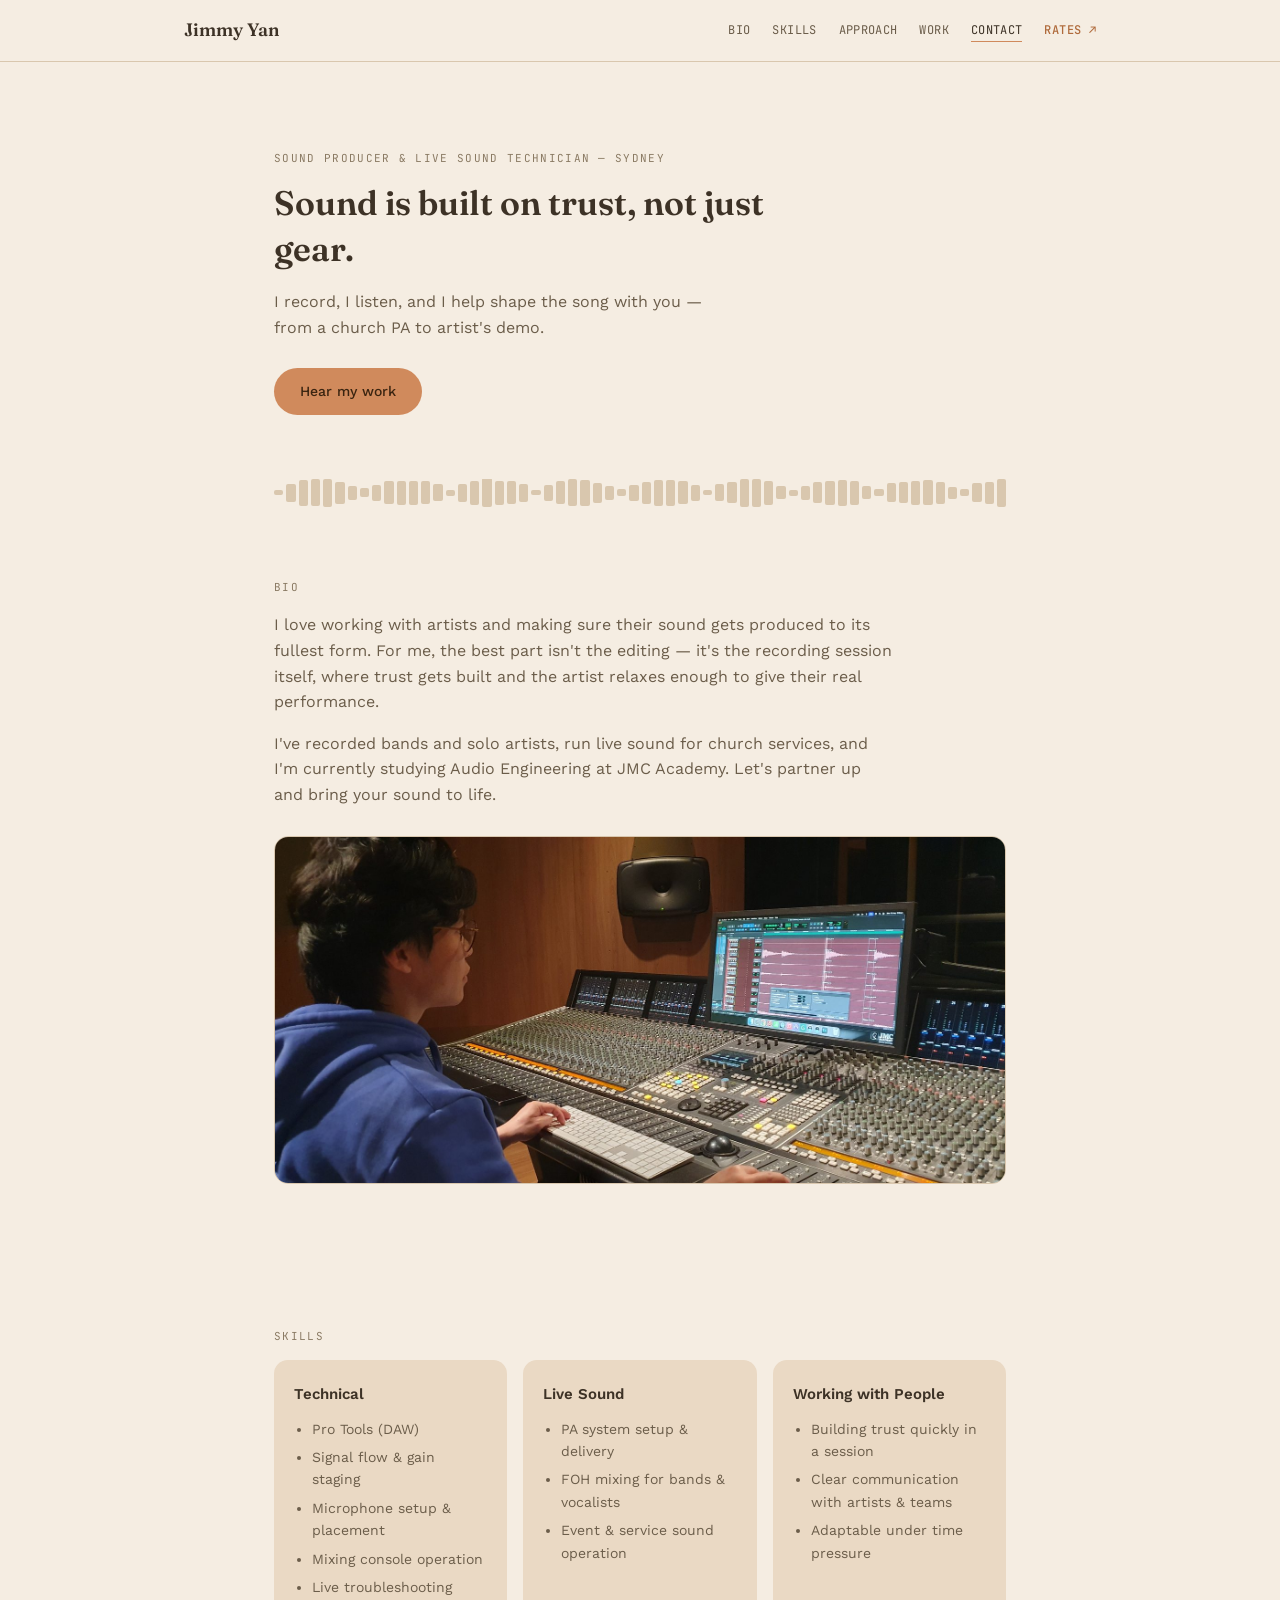
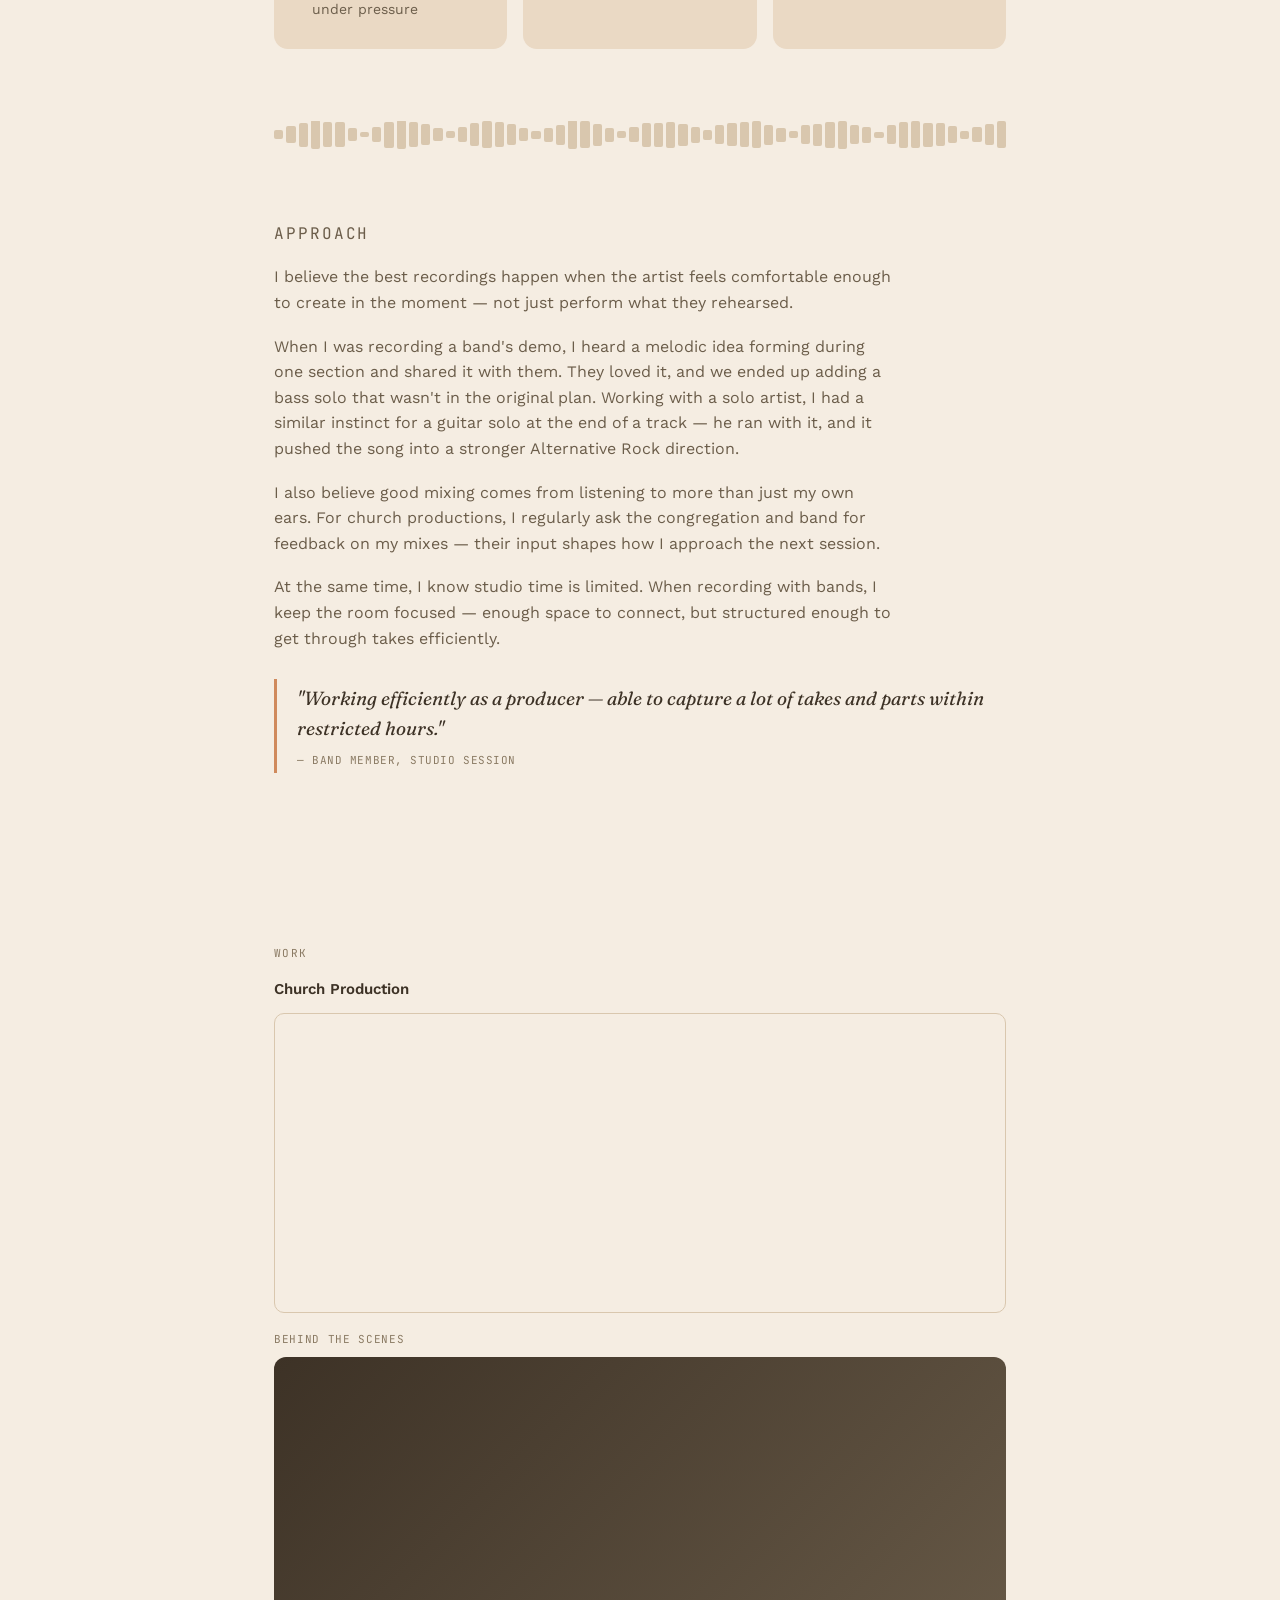
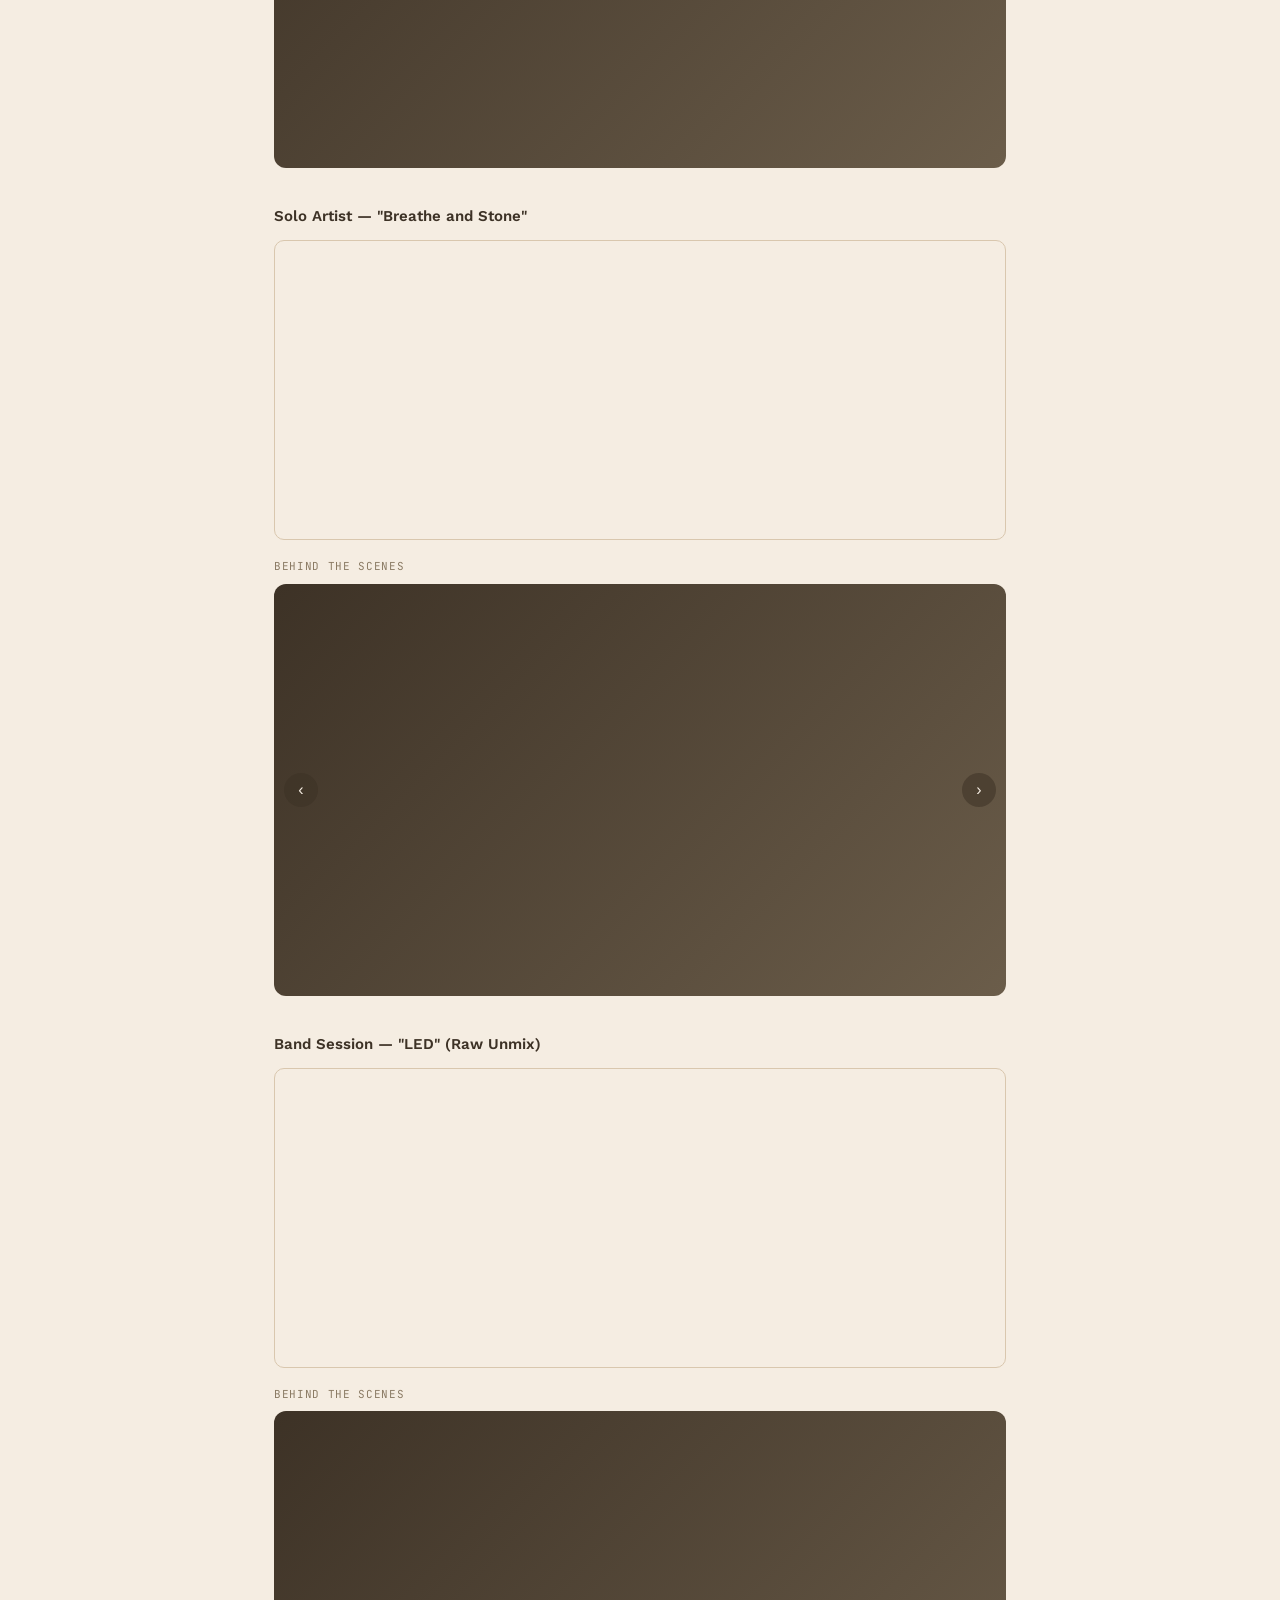
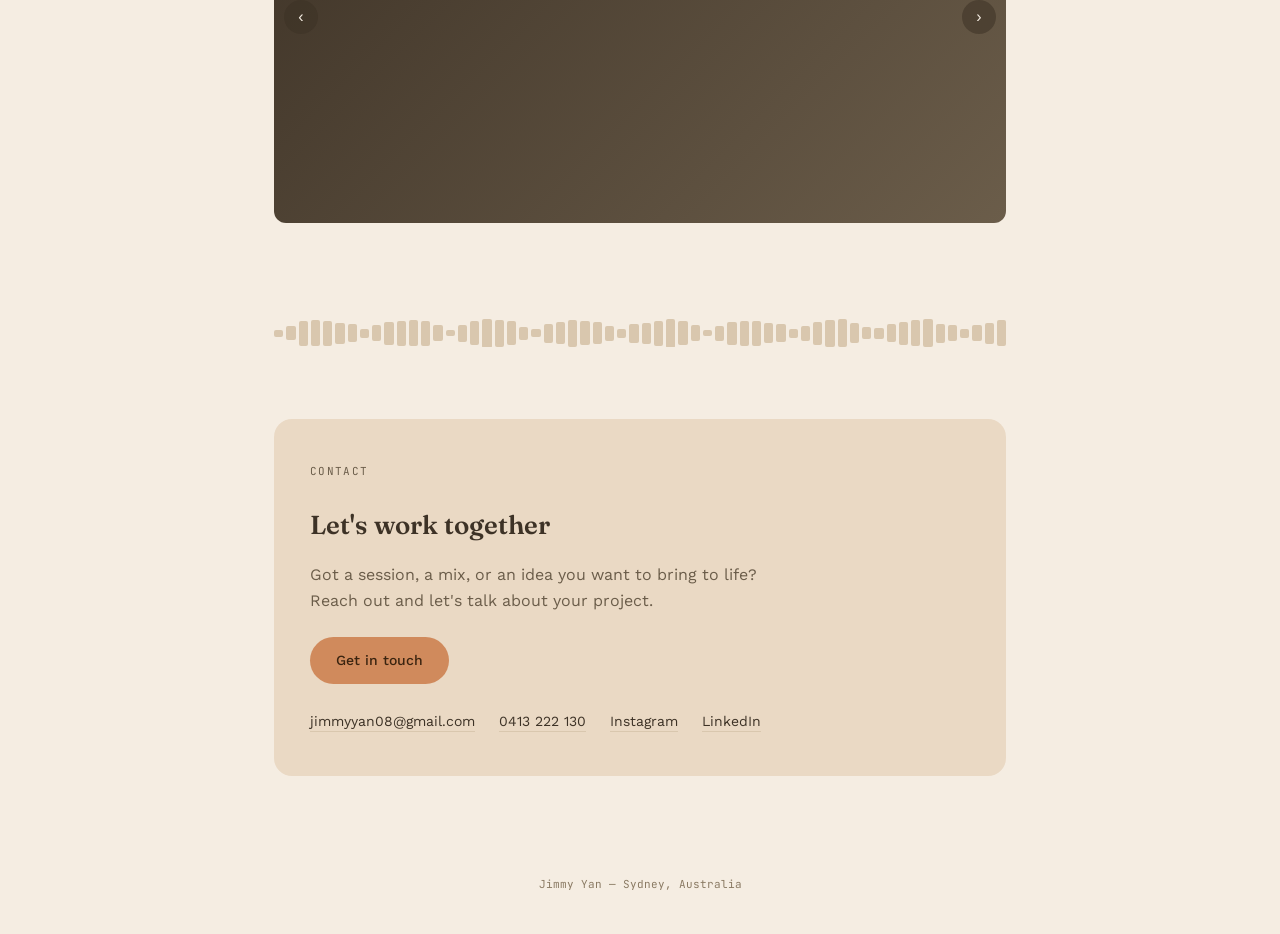
<file: index.html>
<!DOCTYPE html>
<html lang="en">
<head>
<meta charset="UTF-8">
<meta name="viewport" content="width=device-width, initial-scale=1.0">
<title>Jimmy Yan — Sound Producer & Technician, Sydney</title>
<meta name="description" content="Jimmy Yan is a Sydney-based sound producer and live sound technician who records, listens, and shapes the song with you.">
<link rel="stylesheet" href="style.css">
</head>
<body>

<nav class="nav">
  <div class="nav-inner">
    <a href="#top" class="nav-name">Jimmy Yan</a>
    <button class="nav-toggle" aria-label="Toggle menu">MENU</button>
    <ul class="nav-links">
      <li><a href="#bio">Bio</a></li>
      <li><a href="#skills">Skills</a></li>
      <li><a href="#approach">Approach</a></li>
      <li><a href="#work">Work</a></li>
      <li><a href="#contact">Contact</a></li>
      <li><a href="rates.html" class="rates-link">Rates ↗</a></li>
    </ul>
  </div>
</nav>

<main>

  <section id="top" class="hero">
    <div class="wrap">
      <p class="eyebrow">Sound Producer & Live Sound Technician — Sydney</p>
      <h1 class="hero-tag">Sound is built on trust, not just gear.</h1>
      <p class="hero-sub">I record, I listen, and I help shape the song with you — from a church PA to artist's demo.</p>
      <a href="#work" class="btn">Hear my work</a>
    </div>
  </section>

  <div class="waveform" aria-hidden="true"></div>

  <section id="bio">
    <div class="wrap">
      <p class="eyebrow">Bio</p>
      <div class="bio-text">
        <p>I love working with artists and making sure their sound gets produced to its fullest form. For me, the best part isn't the editing — it's the recording session itself, where trust gets built and the artist relaxes enough to give their real performance.</p>
        <p>I've recorded bands and solo artists, run live sound for church services, and I'm currently studying Audio Engineering at JMC Academy. Let's partner up and bring your sound to life.</p>
      </div>
      <img class="bio-photo" src="profile.jpg" alt="Jimmy Yan working at a mixing console during a studio session at JMC Academy" loading="lazy">
    </div>
  </section>

  <section id="skills">
    <div class="wrap">
      <p class="eyebrow">Skills</p>
      <div class="skills-grid">
        <div class="skill-card">
          <h3>Technical</h3>
          <ul>
            <li>Pro Tools (DAW)</li>
            <li>Signal flow & gain staging</li>
            <li>Microphone setup & placement</li>
            <li>Mixing console operation</li>
            <li>Live troubleshooting under pressure</li>
          </ul>
        </div>
        <div class="skill-card">
          <h3>Live Sound</h3>
          <ul>
            <li>PA system setup & delivery</li>
            <li>FOH mixing for bands & vocalists</li>
            <li>Event & service sound operation</li>
          </ul>
        </div>
        <div class="skill-card">
          <h3>Working with People</h3>
          <ul>
            <li>Building trust quickly in a session</li>
            <li>Clear communication with artists & teams</li>
            <li>Adaptable under time pressure</li>
          </ul>
        </div>
      </div>
    </div>
  </section>

  <div class="waveform" aria-hidden="true"></div>

  <section id="approach">
    <div class="wrap approach">
      <p class="eyebrow">Approach</p>
      <p>I believe the best recordings happen when the artist feels comfortable enough to create in the moment — not just perform what they rehearsed.</p>
      <p>When I was recording a band's demo, I heard a melodic idea forming during one section and shared it with them. They loved it, and we ended up adding a bass solo that wasn't in the original plan. Working with a solo artist, I had a similar instinct for a guitar solo at the end of a track — he ran with it, and it pushed the song into a stronger Alternative Rock direction.</p>
      <p>I also believe good mixing comes from listening to more than just my own ears. For church productions, I regularly ask the congregation and band for feedback on my mixes — their input shapes how I approach the next session.</p>
      <p>At the same time, I know studio time is limited. When recording with bands, I keep the room focused — enough space to connect, but structured enough to get through takes efficiently.</p>
      <blockquote class="quote">
        "Working efficiently as a producer — able to capture a lot of takes and parts within restricted hours."
        <cite>— Band member, studio session</cite>
      </blockquote>
    </div>
  </section>

  <section id="work">
    <div class="wrap">
      <p class="eyebrow">Work</p>
      <div class="work-category">
        <h3>Church Production</h3>
        <div class="embed-stack">
          <iframe id="sc-church" width="100%" height="300" scrolling="no" frameborder="no" allow="autoplay; encrypted-media" src="https://w.soundcloud.com/player/?url=https%3A//api.soundcloud.com/playlists/soundcloud%253Aplaylists%253A2287430664&color=%23d08a5c&auto_play=false&hide_related=true&show_comments=false&show_user=true&show_reposts=false&show_teaser=false&visual=false"></iframe>
        </div>
        <p class="carousel-label">Behind the Scenes</p>
        <div class="carousel" data-category="church">
          <div class="carousel-track">
            <div class="carousel-slide carousel-video">
              <iframe id="yt-church-1" src="https://www.youtube.com/embed/SEpfQfv_oY4?enablejsapi=1" title="Church Live" frameborder="0" allow="accelerometer; autoplay; clipboard-write; encrypted-media; gyroscope; picture-in-picture; web-share" referrerpolicy="strict-origin-when-cross-origin" allowfullscreen></iframe>
            </div>
          </div>
          <button class="carousel-btn prev" aria-label="Previous clip" hidden>‹</button>
          <button class="carousel-btn next" aria-label="Next clip" hidden>›</button>
        </div>
      </div>

      <div class="work-category">
        <h3>Solo Artist — "Breathe and Stone"</h3>
        <div class="embed-stack">
          <iframe id="sc-solo" width="100%" height="300" scrolling="no" frameborder="no" allow="autoplay; encrypted-media" src="https://w.soundcloud.com/player/?url=https%3A//api.soundcloud.com/playlists/soundcloud%253Aplaylists%253A2287429686&color=%23d08a5c&auto_play=false&hide_related=true&show_comments=false&show_user=true&show_reposts=false&show_teaser=false&visual=false"></iframe>
        </div>
        <p class="carousel-label">Behind the Scenes</p>
        <div class="carousel" data-category="solo">
          <div class="carousel-track">
            <div class="carousel-slide carousel-video">
              <iframe id="yt-solo-1" src="https://www.youtube.com/embed/o1cBUGvf3ts?enablejsapi=1" title="Solo Artist: Drum Recording" frameborder="0" allow="accelerometer; autoplay; clipboard-write; encrypted-media; gyroscope; picture-in-picture; web-share" referrerpolicy="strict-origin-when-cross-origin" allowfullscreen></iframe>
            </div>
            <div class="carousel-slide carousel-video">
              <iframe id="yt-solo-2" src="https://www.youtube.com/embed/d33iLo2K29g?enablejsapi=1" title="Solo Artist: Bass Recording" frameborder="0" allow="accelerometer; autoplay; clipboard-write; encrypted-media; gyroscope; picture-in-picture; web-share" referrerpolicy="strict-origin-when-cross-origin" allowfullscreen></iframe>
            </div>
            <div class="carousel-slide carousel-video">
              <iframe id="yt-solo-3" src="https://www.youtube.com/embed/Ee8Dwbxe9o8?enablejsapi=1" title="Solo Artist: Guitar Recording" frameborder="0" allow="accelerometer; autoplay; clipboard-write; encrypted-media; gyroscope; picture-in-picture; web-share" referrerpolicy="strict-origin-when-cross-origin" allowfullscreen></iframe>
            </div>
          </div>
          <button class="carousel-btn prev" aria-label="Previous clip" hidden>‹</button>
          <button class="carousel-btn next" aria-label="Next clip" hidden>›</button>
        </div>
      </div>

      <div class="work-category">
        <h3>Band Session — "LED" (Raw Unmix)</h3>
        <div class="embed-stack">
          <iframe id="sc-band" width="100%" height="300" scrolling="no" frameborder="no" allow="autoplay; encrypted-media" src="https://w.soundcloud.com/player/?url=https%3A//api.soundcloud.com/playlists/soundcloud%253Aplaylists%253A2287430067&color=%23d08a5c&auto_play=false&hide_related=true&show_comments=false&show_user=true&show_reposts=false&show_teaser=false&visual=false"></iframe>
        </div>
        <p class="carousel-label">Behind the Scenes</p>
        <div class="carousel" data-category="band">
          <div class="carousel-track">
            <div class="carousel-slide carousel-video">
              <iframe id="yt-band-1" src="https://www.youtube.com/embed/tM3inl3n48A?enablejsapi=1" title="Band Recording: Drum" frameborder="0" allow="accelerometer; autoplay; clipboard-write; encrypted-media; gyroscope; picture-in-picture; web-share" referrerpolicy="strict-origin-when-cross-origin" allowfullscreen></iframe>
            </div>
            <div class="carousel-slide carousel-video">
              <iframe id="yt-band-2" src="https://www.youtube.com/embed/Pr0grQ8qZAY?enablejsapi=1" title="Band Recording: Instruments" frameborder="0" allow="accelerometer; autoplay; clipboard-write; encrypted-media; gyroscope; picture-in-picture; web-share" referrerpolicy="strict-origin-when-cross-origin" allowfullscreen></iframe>
            </div>
          </div>
          <button class="carousel-btn prev" aria-label="Previous clip" hidden>‹</button>
          <button class="carousel-btn next" aria-label="Next clip" hidden>›</button>
        </div>
      </div>
    </div>
  </section>

  <div class="waveform" aria-hidden="true"></div>

  <section id="contact">
    <div class="wrap">
      <div class="contact-box">
        <p class="eyebrow">Contact</p>
        <h2>Let's work together</h2>
        <p>Got a session, a mix, or an idea you want to bring to life? Reach out and let's talk about your project.</p>
        <a href="mailto:jimmyyan08@gmail.com" class="btn">Get in touch</a>
        <ul class="contact-links">
          <li><a href="mailto:jimmyyan08@gmail.com">jimmyyan08@gmail.com</a></li>
          <li><a href="tel:0413222130">0413 222 130</a></li>
          <li><a href="https://instagram.com/foxyfox11.jim" target="_blank" rel="noopener">Instagram</a></li>
          <li><a href="https://www.linkedin.com/in/jimmy-yan-187177355/" target="_blank" rel="noopener">LinkedIn</a></li>
        </ul>
      </div>
    </div>
  </section>

</main>

<footer>Jimmy Yan — Sydney, Australia</footer>

<script src="https://www.youtube.com/iframe_api"></script>
<script src="https://w.soundcloud.com/player/api.js"></script>
<script src="script.js"></script>
</body>
</html>
</file>
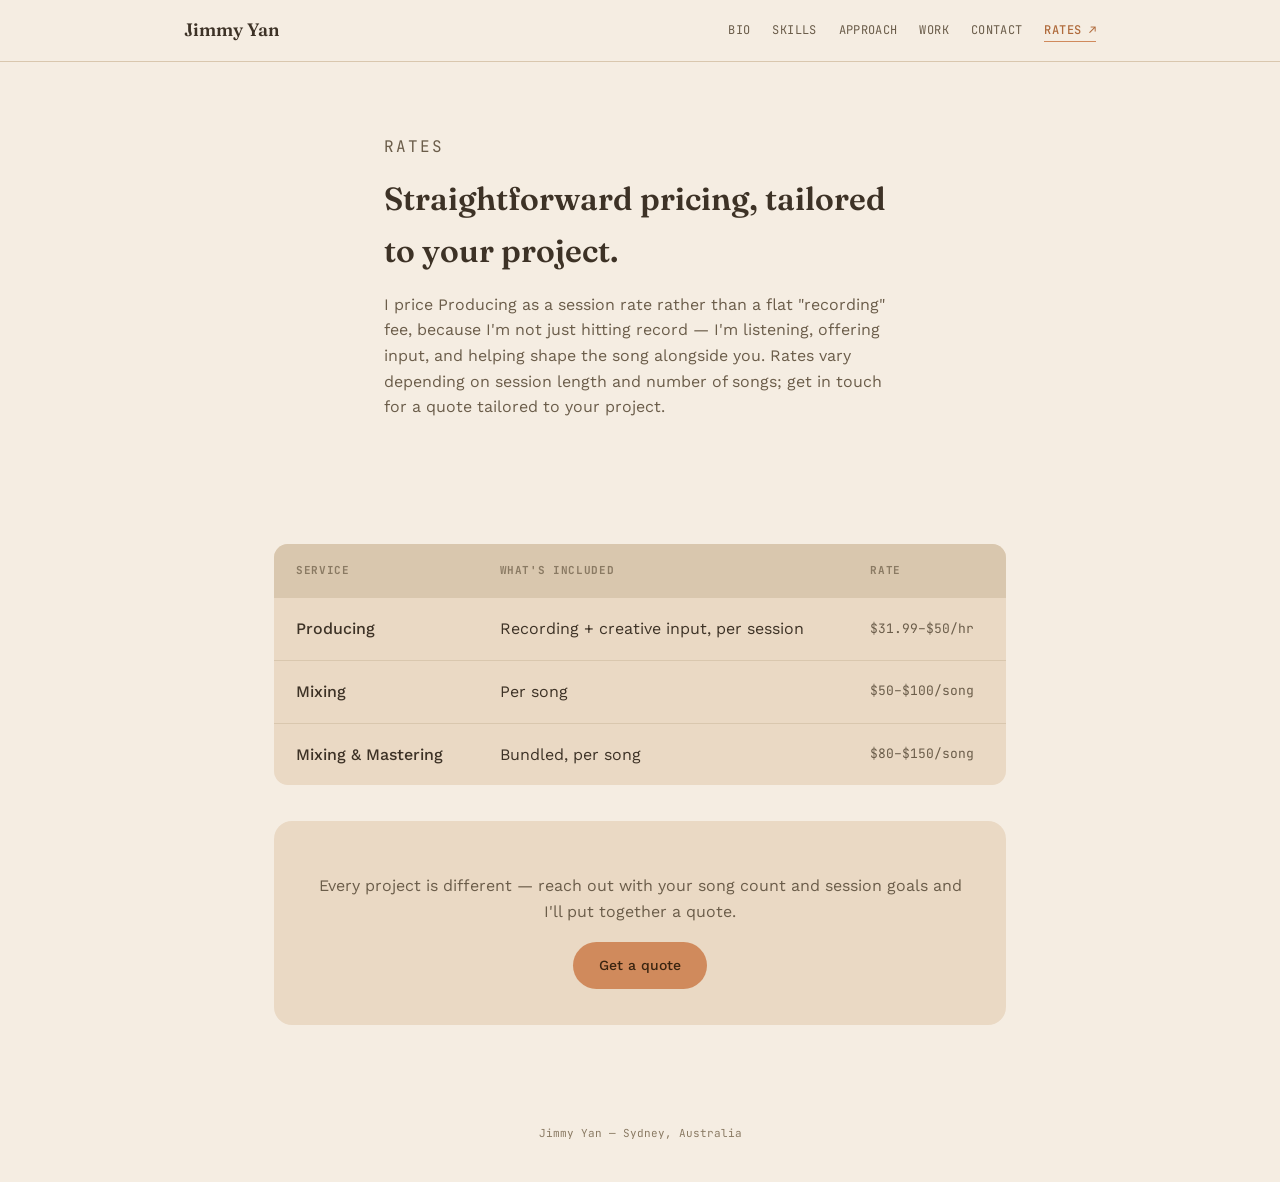
<file: rates.html>
<!DOCTYPE html>
<html lang="en">
<head>
<meta charset="UTF-8">
<meta name="viewport" content="width=device-width, initial-scale=1.0">
<title>Rates — Jimmy Yan</title>
<meta name="description" content="Producing, mixing, and mastering rates for Jimmy Yan, Sydney-based sound producer.">
<link rel="stylesheet" href="style.css">
</head>
<body>

<nav class="nav">
  <div class="nav-inner">
    <a href="index.html" class="nav-name">Jimmy Yan</a>
    <button class="nav-toggle" aria-label="Toggle menu">MENU</button>
    <ul class="nav-links">
      <li><a href="index.html#bio">Bio</a></li>
      <li><a href="index.html#skills">Skills</a></li>
      <li><a href="index.html#approach">Approach</a></li>
      <li><a href="index.html#work">Work</a></li>
      <li><a href="index.html#contact">Contact</a></li>
      <li><a href="rates.html" class="rates-link active">Rates ↗</a></li>
    </ul>
  </div>
</nav>

<main>
  <section>
    <div class="wrap rates-intro">
      <p class="eyebrow">Rates</p>
      <h1 style="font-size:32px; margin-bottom:14px;">Straightforward pricing, tailored to your project.</h1>
      <p>I price Producing as a session rate rather than a flat "recording" fee, because I'm not just hitting record — I'm listening, offering input, and helping shape the song alongside you. Rates vary depending on session length and number of songs; get in touch for a quote tailored to your project.</p>
    </div>
  </section>

  <section style="padding-top:0;">
    <div class="wrap">
      <table class="rates-table">
        <thead>
          <tr>
            <th>Service</th>
            <th>What's included</th>
            <th>Rate</th>
          </tr>
        </thead>
        <tbody>
          <tr>
            <td>Producing</td>
            <td>Recording + creative input, per session</td>
            <td>$31.99–$50/hr</td>
          </tr>
          <tr>
            <td>Mixing</td>
            <td>Per song</td>
            <td>$50–$100/song</td>
          </tr>
          <tr>
            <td>Mixing & Mastering</td>
            <td>Bundled, per song</td>
            <td>$80–$150/song</td>
          </tr>
        </tbody>
      </table>

      <div class="rates-cta">
        <p>Every project is different — reach out with your song count and session goals and I'll put together a quote.</p>
        <a href="index.html#contact" class="btn">Get a quote</a>
      </div>
    </div>
  </section>
</main>

<footer>Jimmy Yan — Sydney, Australia</footer>

<script src="script.js"></script>
</body>
</html>
</file>
<file: style.css>
@import url('https://fonts.googleapis.com/css2?family=Fraunces:opsz,wght@9..144,400;9..144,500;9..144,600&family=Work+Sans:wght@400;500;600&family=JetBrains+Mono:wght@400;500&display=swap');

:root {
  --bg: #F5EDE2;
  --surface: #EAD9C4;
  --surface-2: #D9C7AE;
  --text: #3D3226;
  --text-muted: #6B5D4A;
  --text-faint: #8A7A63;
  --accent: #D08A5C;
  --accent-dark: #3A2410;
  --accent-deep: #B06B3C;

  --font-display: 'Fraunces', serif;
  --font-body: 'Work Sans', sans-serif;
  --font-mono: 'JetBrains Mono', monospace;

  --max-w: 780px;
}

* { box-sizing: border-box; }

html {
  scroll-behavior: smooth;
}

@media (prefers-reduced-motion: reduce) {
  html { scroll-behavior: auto; }
  * { animation: none !important; transition: none !important; }
}

body {
  margin: 0;
  background: var(--bg);
  color: var(--text);
  font-family: var(--font-body);
  line-height: 1.6;
  -webkit-font-smoothing: antialiased;
}

a { color: inherit; }

img, video { max-width: 100%; display: block; }

/* ---------- Nav ---------- */
.nav {
  position: sticky;
  top: 0;
  z-index: 50;
  background: rgba(245, 237, 226, 0.92);
  backdrop-filter: blur(6px);
  border-bottom: 1px solid var(--surface-2);
}

.nav-inner {
  max-width: 960px;
  margin: 0 auto;
  padding: 16px 24px;
  display: flex;
  justify-content: space-between;
  align-items: center;
}

.nav-name {
  font-family: var(--font-display);
  font-weight: 600;
  font-size: 18px;
  text-decoration: none;
  color: var(--text);
}

.nav-links {
  display: flex;
  gap: 22px;
  list-style: none;
  margin: 0;
  padding: 0;
  font-family: var(--font-mono);
  font-size: 12px;
  letter-spacing: 0.03em;
  text-transform: uppercase;
}

.nav-links a {
  text-decoration: none;
  color: var(--text-muted);
  padding-bottom: 3px;
  border-bottom: 1px solid transparent;
  transition: color 0.15s ease, border-color 0.15s ease;
}

.nav-links a:hover,
.nav-links a.active {
  color: var(--text);
  border-color: var(--accent);
}

.nav-links a.rates-link {
  color: var(--accent-deep);
  font-weight: 500;
}

.nav-toggle {
  display: none;
  background: none;
  border: none;
  font-family: var(--font-mono);
  font-size: 12px;
  color: var(--text);
  cursor: pointer;
}

/* ---------- Layout helpers ---------- */
.wrap {
  max-width: var(--max-w);
  margin: 0 auto;
  padding: 0 24px;
}

section {
  padding: 72px 0;
}

.eyebrow {
  font-family: var(--font-mono);
  font-size: 11px;
  letter-spacing: 0.12em;
  text-transform: uppercase;
  color: var(--text-faint);
  margin: 0 0 14px;
}

h1, h2, h3 {
  font-family: var(--font-display);
  font-weight: 600;
  color: var(--text);
  margin: 0;
}

/* ---------- Waveform divider (signature element) ---------- */
.waveform {
  display: flex;
  align-items: center;
  gap: 3px;
  height: 28px;
  max-width: var(--max-w);
  margin: 0 auto;
  padding: 0 24px;
  overflow: hidden;
}

.waveform span {
  flex: 1;
  background: var(--surface-2);
  border-radius: 2px;
  min-width: 2px;
}

/* ---------- Hero ---------- */
.hero {
  padding: 88px 0 64px;
}

.hero-tag {
  font-size: 34px;
  line-height: 1.35;
  margin: 0 0 16px;
  max-width: 560px;
}

.hero-sub {
  font-size: 16px;
  color: var(--text-muted);
  max-width: 440px;
  margin: 0 0 28px;
}

.btn {
  display: inline-block;
  background: var(--accent);
  color: var(--accent-dark);
  font-family: var(--font-body);
  font-weight: 500;
  font-size: 14px;
  padding: 12px 26px;
  border-radius: 24px;
  text-decoration: none;
  border: none;
  cursor: pointer;
  transition: background 0.15s ease, transform 0.15s ease;
}

.btn:hover { background: var(--accent-deep); transform: translateY(-1px); }

.btn:focus-visible, a:focus-visible, button:focus-visible {
  outline: 2px solid var(--accent-deep);
  outline-offset: 3px;
}

.btn-secondary {
  background: transparent;
  color: var(--text);
  border: 1px solid var(--surface-2);
}

.btn-secondary:hover { background: var(--surface); }

/* ---------- Bio ---------- */
.bio-text p { font-size: 16px; color: var(--text-muted); max-width: 620px; }

.bio-photo {
  width: 100%;
  aspect-ratio: 2.1/1;
  object-fit: cover;
  object-position: 30% 40%;
  border-radius: 14px;
  margin-top: 28px;
  border: 1px solid var(--surface-2);
}

/* ---------- Skills ---------- */
.skills-grid {
  display: grid;
  grid-template-columns: repeat(3, 1fr);
  gap: 16px;
}

.skill-card {
  background: var(--surface);
  border-radius: 14px;
  padding: 22px 20px;
}

.skill-card h3 {
  font-size: 15px;
  margin-bottom: 12px;
  font-family: var(--font-body);
  font-weight: 600;
}

.skill-card ul {
  margin: 0;
  padding-left: 18px;
  font-size: 14px;
  color: var(--text-muted);
}

.skill-card li { margin-bottom: 6px; }

/* ---------- Approach ---------- */
.approach p {
  font-size: 16px;
  color: var(--text-muted);
  margin-bottom: 18px;
  max-width: 620px;
}

.quote {
  border-left: 3px solid var(--accent);
  padding: 4px 0 4px 20px;
  margin: 28px 0;
  font-family: var(--font-display);
  font-size: 19px;
  font-style: italic;
  color: var(--text);
}

.quote cite {
  display: block;
  font-family: var(--font-mono);
  font-style: normal;
  font-size: 11px;
  color: var(--text-faint);
  margin-top: 8px;
  text-transform: uppercase;
  letter-spacing: 0.05em;
}

/* ---------- Work ---------- */
.work-category {
  margin-bottom: 36px;
}

.work-category:last-of-type {
  margin-bottom: 24px;
}

.work-category h3 {
  font-family: var(--font-body);
  font-weight: 600;
  font-size: 15px;
  color: var(--text);
  margin: 0 0 12px;
}

.embed-stack {
  display: flex;
  flex-direction: column;
  gap: 12px;
}

.embed-stack iframe {
  border-radius: 10px;
  border: 1px solid var(--surface-2);
}

.work-audio {
  display: grid;
  grid-template-columns: repeat(3, 1fr);
  gap: 14px;
  margin-bottom: 16px;
}

.audio-slot {
  background: var(--surface);
  border: 1px dashed var(--surface-2);
  border-radius: 12px;
  padding: 18px 14px;
  text-align: center;
}

.audio-slot .label { font-size: 13px; font-weight: 500; margin-bottom: 4px; }
.audio-slot .hint { font-family: var(--font-mono); font-size: 11px; color: var(--text-faint); }

.work-media {
  display: grid;
  grid-template-columns: repeat(3, 1fr);
  gap: 14px;
}

.media-slot {
  aspect-ratio: 16/10;
  background: var(--surface-2);
  border-radius: 12px;
  display: flex;
  align-items: center;
  justify-content: center;
  font-family: var(--font-mono);
  font-size: 11px;
  color: var(--text-faint);
  text-align: center;
  padding: 10px;
  overflow: hidden;
}

.media-slot img {
  width: 100%;
  height: 100%;
  object-fit: cover;
}

.carousel-label {
  font-family: var(--font-mono);
  font-size: 11px;
  letter-spacing: 0.06em;
  text-transform: uppercase;
  color: var(--text-faint);
  margin: 18px 0 8px;
}

/* ---------- Carousel ---------- */
.carousel {
  position: relative;
  margin-top: 0;
  border-radius: 12px;
  overflow: hidden;
  background: var(--surface-2);
}

.carousel-track {
  display: flex;
  transition: transform 0.35s ease;
}

.carousel-slide {
  flex: 0 0 100%;
  min-width: 100%;
  display: flex;
  align-items: center;
  justify-content: center;
  aspect-ratio: 16/9;
}

.carousel-slide img {
  width: 100%;
  height: 100%;
  object-fit: cover;
}

.carousel-slide iframe {
  border: none;
}

.carousel-slide.carousel-video {
  background: linear-gradient(135deg, #3D3226, #6B5D4A);
}

.carousel-slide.carousel-video iframe {
  width: auto;
  height: 100%;
  aspect-ratio: 9/16;
}

.carousel-slide.carousel-empty {
  font-family: var(--font-mono);
  font-size: 12px;
  color: var(--text-faint);
  text-align: center;
  padding: 20px;
}

.carousel-btn {
  position: absolute;
  top: 50%;
  transform: translateY(-50%);
  background: rgba(61, 50, 38, 0.55);
  color: #F5EDE2;
  border: none;
  width: 34px;
  height: 34px;
  border-radius: 50%;
  font-size: 16px;
  line-height: 1;
  cursor: pointer;
  display: flex;
  align-items: center;
  justify-content: center;
  transition: background 0.15s ease;
}

.carousel-btn:hover { background: rgba(61, 50, 38, 0.8); }
.carousel-btn.prev { left: 10px; }
.carousel-btn.next { right: 10px; }
.carousel-btn[hidden] { display: none; }

.media-video-wrap {
  display: flex;
  align-items: center;
  justify-content: center;
  aspect-ratio: 16/10;
  background: var(--surface-2);
  border-radius: 12px;
  overflow: hidden;
}

.media-video-wrap iframe {
  width: auto;
  height: 100%;
  aspect-ratio: 9/16;
  border: none;
  border-radius: 8px;
}

/* ---------- Contact ---------- */
.contact-box {
  background: var(--surface);
  border-radius: 18px;
  padding: 44px 36px;
  text-align: left;
}

.contact-box h2 { font-size: 26px; margin-bottom: 10px; }
.contact-box p { color: var(--text-muted); margin-bottom: 24px; max-width: 480px; }

.contact-links {
  display: flex;
  flex-wrap: wrap;
  gap: 12px 24px;
  list-style: none;
  padding: 0;
  margin: 26px 0 0;
  font-size: 14px;
}

.contact-links a {
  text-decoration: none;
  color: var(--text);
  border-bottom: 1px solid var(--surface-2);
  padding-bottom: 2px;
}

.contact-links a:hover { border-color: var(--accent-deep); color: var(--accent-deep); }

footer {
  text-align: center;
  padding: 28px 0 40px;
  font-family: var(--font-mono);
  font-size: 11px;
  color: var(--text-faint);
}

/* ---------- Rates page ---------- */
.rates-intro { max-width: 560px; }
.rates-intro p { color: var(--text-muted); font-size: 16px; }

.rates-table {
  width: 100%;
  border-collapse: collapse;
  margin: 36px 0;
  background: var(--surface);
  border-radius: 14px;
  overflow: hidden;
}

.rates-table th, .rates-table td {
  text-align: left;
  padding: 18px 22px;
  border-bottom: 1px solid var(--surface-2);
}

.rates-table th {
  font-family: var(--font-mono);
  font-size: 11px;
  letter-spacing: 0.06em;
  text-transform: uppercase;
  color: var(--text-faint);
  background: var(--surface-2);
}

.rates-table tr:last-child td { border-bottom: none; }
.rates-table td:first-child { font-weight: 500; }
.rates-table td:last-child { color: var(--text-muted); font-family: var(--font-mono); font-size: 13px; }

.rates-cta {
  background: var(--surface);
  border-radius: 18px;
  padding: 36px;
  text-align: center;
  margin-top: 20px;
}

.rates-cta p { color: var(--text-muted); margin-bottom: 18px; }

/* ---------- Mobile ---------- */
@media (max-width: 720px) {
  .skills-grid { grid-template-columns: 1fr; }
  .work-audio, .work-media { grid-template-columns: 1fr; }
  .hero-tag { font-size: 27px; }

  .nav-toggle { display: block; }
  .nav-links {
    position: absolute;
    top: 100%;
    left: 0;
    right: 0;
    background: var(--bg);
    flex-direction: column;
    gap: 0;
    border-bottom: 1px solid var(--surface-2);
    display: none;
  }
  .nav-links.open { display: flex; }
  .nav-links a {
    padding: 14px 24px;
    border-bottom: 1px solid var(--surface-2);
    width: 100%;
  }

  .contact-box { padding: 32px 22px; }
  .rates-table th, .rates-table td { padding: 14px; font-size: 14px; }
}
</file>
